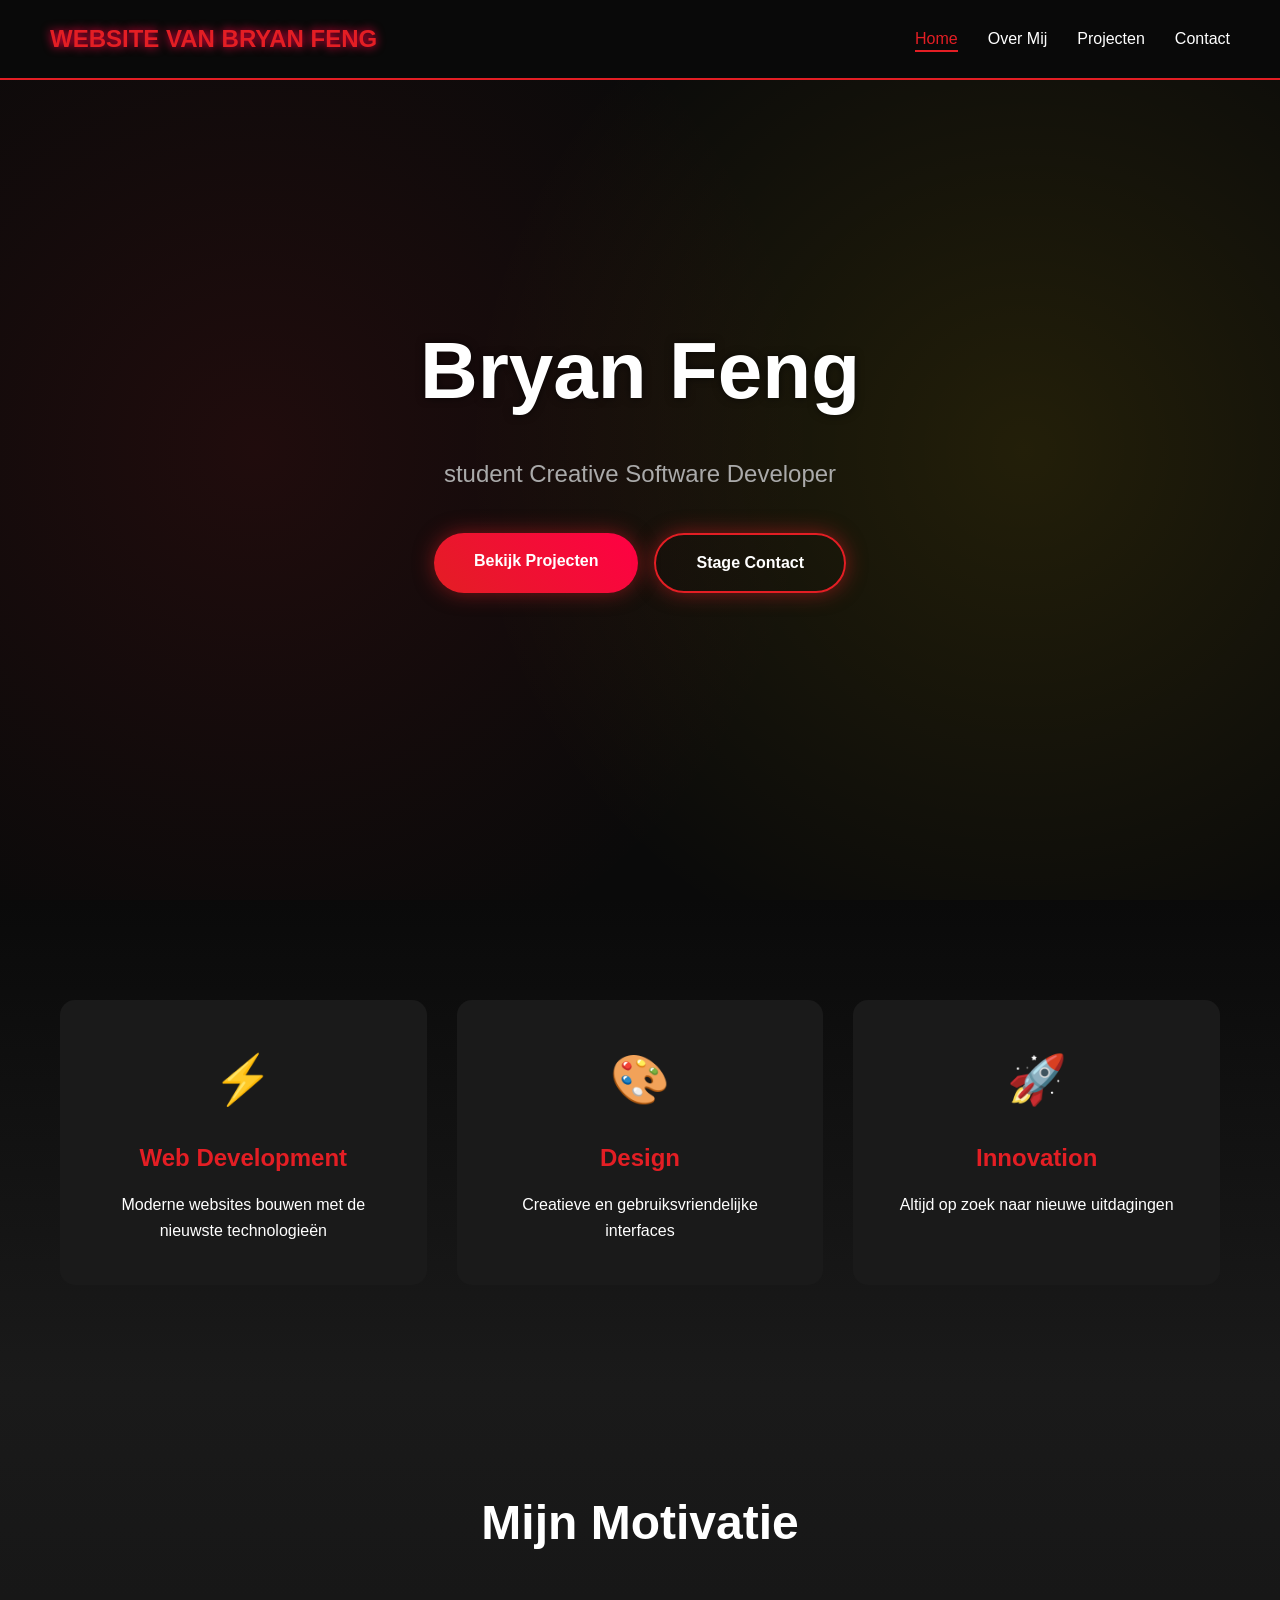
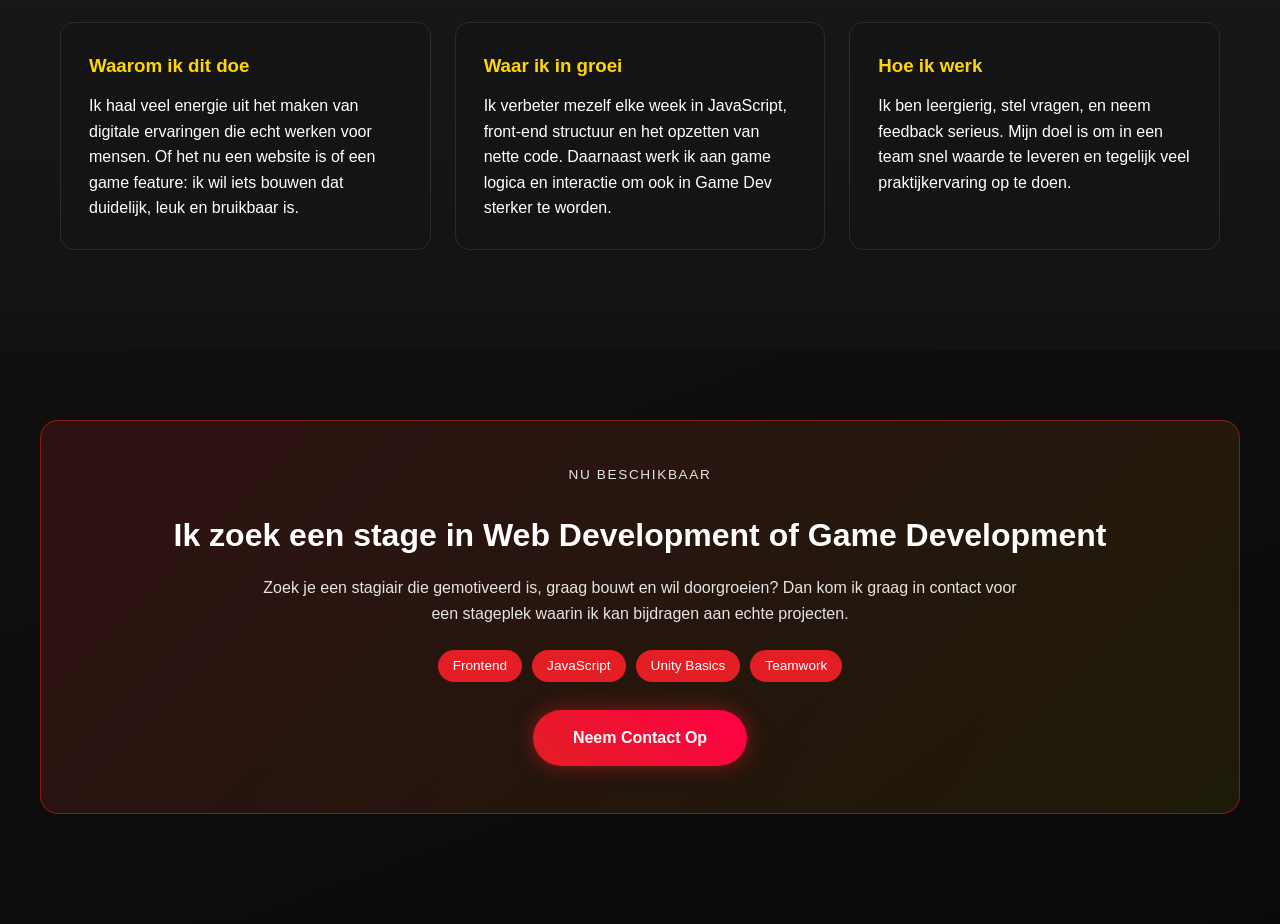
<file: index.html>
<!DOCTYPE html>
<html lang="nl">
<head>
    <meta charset="UTF-8">
    <meta name="viewport" content="width=device-width, initial-scale=1.0">
    <title>Portfolio Website van Bryan Feng</title>
    <link rel="icon" type="image/svg+xml" href="favicon.svg">
    <link rel="stylesheet" href="css/style.css">
</head>
<body>
    <div class="loading-screen" id="loadingScreen" aria-live="polite">
        <div class="loader">
            <div class="loader-ring" aria-hidden="true"></div>
            <p class="loading-text">Laden...</p>
        </div>
    </div>

    <!-- Navigation -->
    <nav class="navbar">
        <div class="nav-logo">WEBSITE VAN BRYAN FENG</div>
        <ul class="nav-menu">
            <li><a href="index.html" class="nav-link active">Home</a></li>
            <li><a href="pages/about.html" class="nav-link">Over Mij</a></li>
            <li><a href="pages/projects.html" class="nav-link">Projecten</a></li>
            <li><a href="pages/contact.html" class="nav-link">Contact</a></li>
        </ul>
    </nav>

    <!-- Hero Section -->
    <section class="hero">
        <div class="hero-content">
            <h1 class="hero-title">Bryan Feng</h1>
            <p class="hero-subtitle">student Creative Software Developer</p>
            <div class="hero-actions">
                <a href="pages/projects.html" class="btn-primary">Bekijk Projecten</a>
                <a href="pages/contact.html" class="btn-primary btn-outline">Stage Contact</a>
            </div>
        </div>
        <div class="hero-background"></div>
    </section>

    <!-- Features Section -->
    <section class="features">
        <div class="container">
            <div class="feature-card">
                <div class="card-icon">⚡</div>
                <h3>Web Development</h3>
                <p>Moderne websites bouwen met de nieuwste technologieën</p>
            </div>
            <div class="feature-card">
                <div class="card-icon">🎨</div>
                <h3>Design</h3>
                <p>Creatieve en gebruiksvriendelijke interfaces</p>
            </div>
            <div class="feature-card">
                <div class="card-icon">🚀</div>
                <h3>Innovation</h3>
                <p>Altijd op zoek naar nieuwe uitdagingen</p>
            </div>
        </div>
    </section>

    <section class="motivation-section">
        <div class="container">
            <h2 class="section-title">Mijn Motivatie</h2>
            <div class="motivation-grid">
                <article class="motivation-card">
                    <h3>Waarom ik dit doe</h3>
                    <p>
                        Ik haal veel energie uit het maken van digitale ervaringen die echt werken voor mensen.
                        Of het nu een website is of een game feature: ik wil iets bouwen dat duidelijk, leuk en bruikbaar is.
                    </p>
                </article>
                <article class="motivation-card">
                    <h3>Waar ik in groei</h3>
                    <p>
                        Ik verbeter mezelf elke week in JavaScript, front-end structuur en het opzetten van nette code.
                        Daarnaast werk ik aan game logica en interactie om ook in Game Dev sterker te worden.
                    </p>
                </article>
                <article class="motivation-card">
                    <h3>Hoe ik werk</h3>
                    <p>
                        Ik ben leergierig, stel vragen, en neem feedback serieus.
                        Mijn doel is om in een team snel waarde te leveren en tegelijk veel praktijkervaring op te doen.
                    </p>
                </article>
            </div>
        </div>
    </section>

    <section class="internship-section">
        <div class="container internship-box">
            <p class="internship-label">NU BESCHIKBAAR</p>
            <h2>Ik zoek een stage in Web Development of Game Development</h2>
            <p>
                Zoek je een stagiair die gemotiveerd is, graag bouwt en wil doorgroeien?
                Dan kom ik graag in contact voor een stageplek waarin ik kan bijdragen aan echte projecten.
            </p>
            <div class="internship-tags">
                <span class="tag">Frontend</span>
                <span class="tag">JavaScript</span>
                <span class="tag">Unity Basics</span>
                <span class="tag">Teamwork</span>
            </div>
            <a href="pages/contact.html" class="btn-primary">Neem Contact Op</a>
        </div>
    </section>

    <script src="js/main.js"></script>
</body>
</html>
</file>
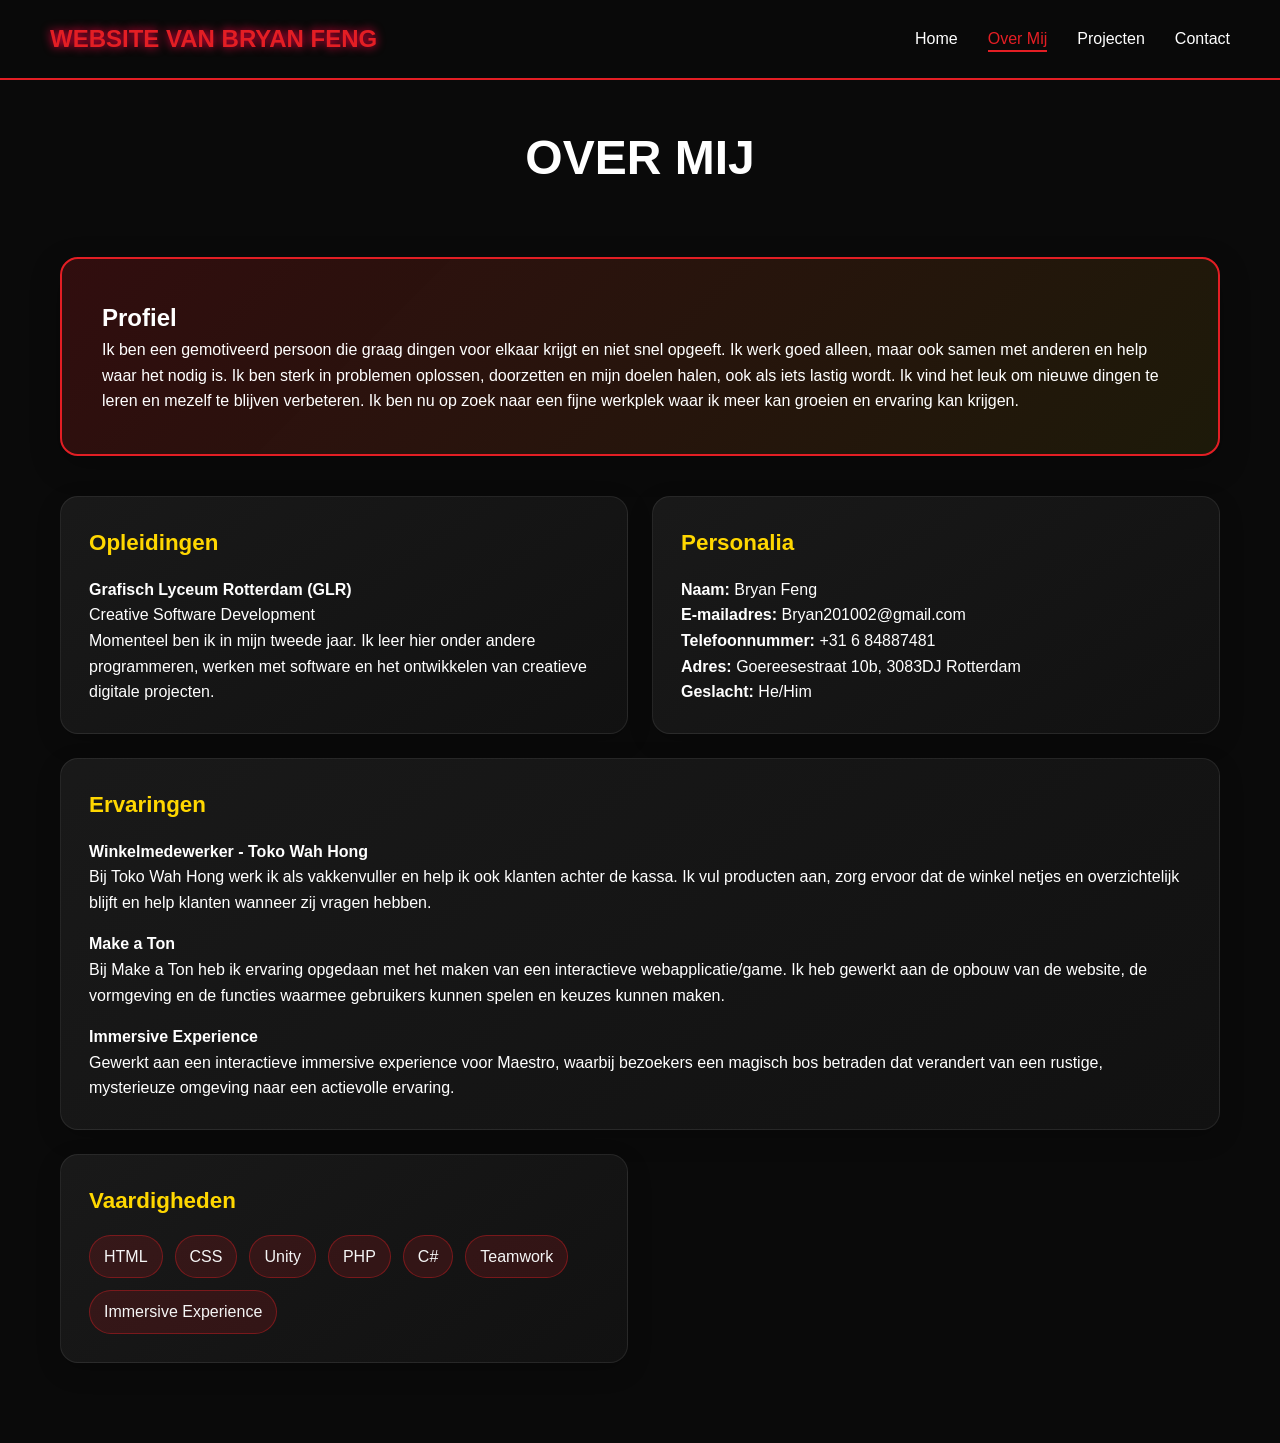
<file: pages/about.html>
<!DOCTYPE html>
<html lang="nl">
<head>
    <meta charset="UTF-8">
    <meta name="viewport" content="width=device-width, initial-scale=1.0">
    <title>Over Mij</title>
    <link rel="icon" type="image/svg+xml" href="../favicon.svg">
    <link rel="stylesheet" href="../css/style.css">
</head>
<body>
    <div class="loading-screen" id="loadingScreen" aria-live="polite">
        <div class="loader">
            <div class="loader-ring" aria-hidden="true"></div>
            <p class="loading-text">Laden...</p>
        </div>
    </div>

    <!-- Navigation -->
    <nav class="navbar">
        <div class="nav-logo">WEBSITE VAN BRYAN FENG</div>
        <ul class="nav-menu">
            <li><a href="../index.html" class="nav-link">Home</a></li>
            <li><a href="about.html" class="nav-link active">Over Mij</a></li>
            <li><a href="projects.html" class="nav-link">Projecten</a></li>
            <li><a href="contact.html" class="nav-link">Contact</a></li>
        </ul>
    </nav>

    <!-- About Section -->
    <section class="about-section">
        <div class="container">
            <h1 class="section-title">OVER MIJ</h1>
            
            <div class="about-content">
                <div class="about-card intro-card">
                    <h1 id="over-mij">Profiel</h1>
                    <p>Ik ben een gemotiveerd persoon die graag dingen voor elkaar krijgt en niet snel opgeeft. Ik werk goed alleen, maar ook samen met anderen en help waar het nodig is. Ik ben sterk in problemen oplossen, doorzetten en mijn doelen halen, ook als iets lastig wordt. Ik vind het leuk om nieuwe dingen te leren en mezelf te blijven verbeteren. Ik ben nu op zoek naar een fijne werkplek waar ik meer kan groeien en ervaring kan krijgen.</p>
                </div>

                <div class="info-grid">
                    <article class="info-card">
                        <h2>Opleidingen</h2>
                        <p><strong>Grafisch Lyceum Rotterdam (GLR)</strong><br>Creative Software Development<br>Momenteel ben ik in mijn tweede jaar. Ik leer hier onder andere programmeren, werken met software en het ontwikkelen van creatieve digitale projecten.</p>
                    </article>

                    <article class="info-card">
                        <h2>Personalia</h2>
                        <p><strong>Naam:</strong> Bryan Feng<br>
                        <strong>E-mailadres:</strong> Bryan201002@gmail.com<br>
                        <strong>Telefoonnummer:</strong> +31 6 84887481<br>
                        <strong>Adres:</strong> Goereesestraat 10b, 3083DJ Rotterdam<br>
                        <strong>Geslacht:</strong> He/Him</p>
                    </article>

                    <article class="info-card wide-card">
                        <h2>Ervaringen</h2>
                        <div class="experience-list">
                            <p><strong>Winkelmedewerker - Toko Wah Hong</strong><br>Bij Toko Wah Hong werk ik als vakkenvuller en help ik ook klanten achter de kassa. Ik vul producten aan, zorg ervoor dat de winkel netjes en overzichtelijk blijft en help klanten wanneer zij vragen hebben.</p>

                            <p><strong>Make a Ton</strong><br>Bij Make a Ton heb ik ervaring opgedaan met het maken van een interactieve webapplicatie/game. Ik heb gewerkt aan de opbouw van de website, de vormgeving en de functies waarmee gebruikers kunnen spelen en keuzes kunnen maken.</p>

                            <p><strong>Immersive Experience</strong><br>Gewerkt aan een interactieve immersive experience voor Maestro, waarbij bezoekers een magisch bos betraden dat verandert van een rustige, mysterieuze omgeving naar een actievolle ervaring.</p>
                        </div>
                    </article>

                    <article class="info-card">
                        <h2>Vaardigheden</h2>
                        <ul class="skills-list">
                            <li>HTML</li>
                            <li>CSS</li>
                            <li>Unity</li>
                            <li>PHP</li>
                            <li>C#</li>
                            <li>Teamwork</li>
                            <li>Immersive Experience</li>
                        </ul>
                    </article>
                </div>
            </div>
            </div>
        </div>
    </section>

    <script src="../js/main.js"></script>
</body>
</html>
</file>
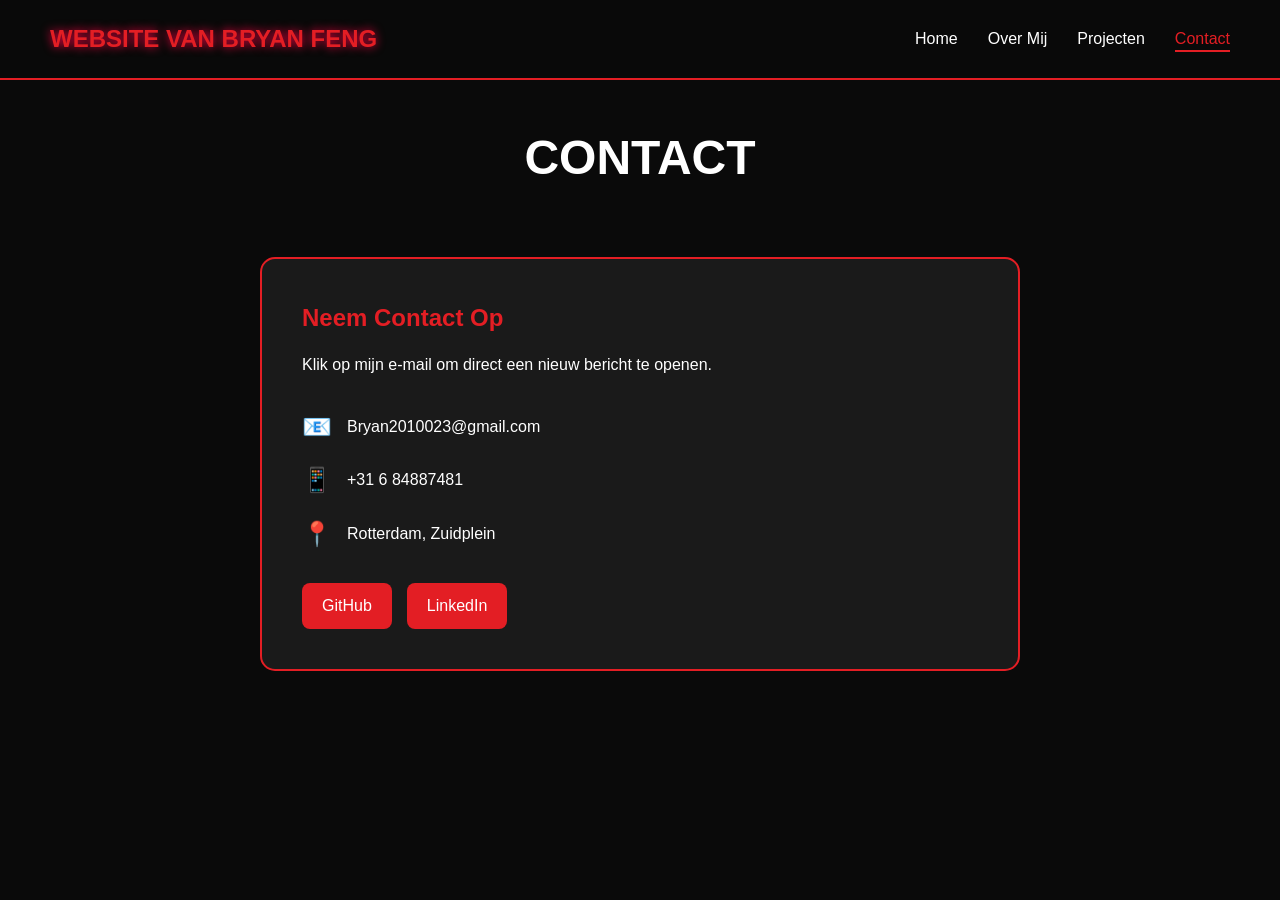
<file: pages/contact.html>
<!DOCTYPE html>
<html lang="nl">
<head>
    <meta charset="UTF-8">
    <meta name="viewport" content="width=device-width, initial-scale=1.0">
    <title>Contact</title>
    <link rel="icon" type="image/svg+xml" href="../favicon.svg">
    <link rel="stylesheet" href="../css/style.css">
</head>
<body>
    <div class="loading-screen" id="loadingScreen" aria-live="polite">
        <div class="loader">
            <div class="loader-ring" aria-hidden="true"></div>
            <p class="loading-text">Laden...</p>
        </div>
    </div>

    <!-- Navigation -->
    <nav class="navbar">
        <div class="nav-logo">WEBSITE VAN BRYAN FENG</div>
        <ul class="nav-menu">
            <li><a href="../index.html" class="nav-link">Home</a></li>
            <li><a href="about.html" class="nav-link">Over Mij</a></li>
            <li><a href="projects.html" class="nav-link">Projecten</a></li>
            <li><a href="contact.html" class="nav-link active">Contact</a></li>
        </ul>
    </nav>

    <!-- Contact Section -->
    <section class="contact-section">
        <div class="container">
            <h1 class="section-title">CONTACT</h1>
            
            <div class="contact-content">
                <div class="contact-info">
                    <h2>Neem Contact Op</h2>
                    <p>Klik op mijn e-mail om direct een nieuw bericht te openen.</p>
                    
                    <div class="contact-items">
                        <div class="contact-item">
                            <span class="contact-icon">📧</span>
                            <a class="contact-link" href="mailto:Bryan2010023@gmail.com?subject=Stage%20Web%20Dev%20of%20Game%20Dev">Bryan2010023@gmail.com</a>
                        </div>
                        <div class="contact-item">
                            <span class="contact-icon">📱</span>
                            <a class="contact-link" href="tel:+31684887481">+31 6 84887481</a>
                        </div>
                        <div class="contact-item">
                            <span class="contact-icon">📍</span>
                            <span>Rotterdam, Zuidplein</span>
                        </div>
                    </div>

                    <div class="social-links">
                        <a href="https://github.com/101727" class="social-link">GitHub</a>
                        <a href="https://www.linkedin.com/in/bryan-feng-601275388/" class="social-link">LinkedIn</a>
                    </div>
                </div>
            </div>
        </div>
    </section>

    <script src="../js/main.js"></script>
</body>
</html>
</file>
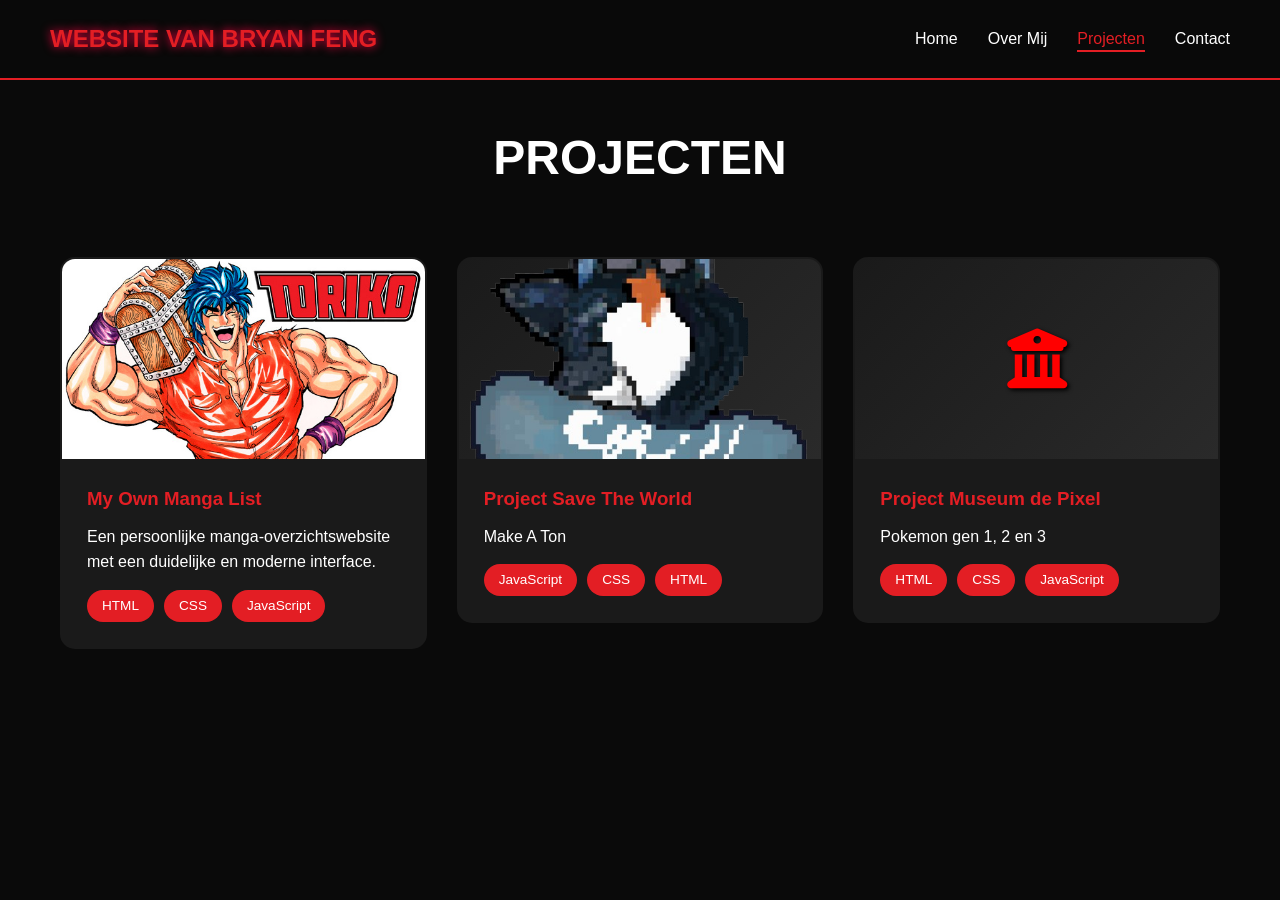
<file: pages/projects.html>
<!DOCTYPE html>
<html lang="nl">
<head>
    <meta charset="UTF-8">
    <meta name="viewport" content="width=device-width, initial-scale=1.0">
    <title>Projecten</title>
    <link rel="icon" type="image/svg+xml" href="../favicon.svg">
    <link rel="stylesheet" href="../css/style.css">
    <link rel="stylesheet" href="https://cdnjs.cloudflare.com/ajax/libs/font-awesome/6.6.0/css/all.min.css" integrity="sha512-Kc323vGBEqzTmouAECnVceyQqyqdsSiqLQISBL29aUW4U/M7pSPA/gEUZQqv1cwx4OnYxTxve5UMg5GT6L4JJg==" crossorigin="anonymous" referrerpolicy="no-referrer">
</head>
<body>
    <div class="loading-screen" id="loadingScreen" aria-live="polite">
        <div class="loader">
            <div class="loader-ring" aria-hidden="true"></div>
            <p class="loading-text">Laden...</p>
        </div>
    </div>

    <!-- Navigation -->
    <nav class="navbar">
        <div class="nav-logo">WEBSITE VAN BRYAN FENG</div>
        <ul class="nav-menu">
            <li><a href="../index.html" class="nav-link">Home</a></li>
            <li><a href="about.html" class="nav-link">Over Mij</a></li>
            <li><a href="projects.html" class="nav-link active">Projecten</a></li>
            <li><a href="contact.html" class="nav-link">Contact</a></li>
        </ul>
    </nav>

    <!-- Projects Section -->
    <section class="projects-section">
        <div class="container">
            <h1 class="section-title">PROJECTEN</h1>
            
            <div class="projects-grid">
                <a href="https://github.com/101727/my-own-mangalist" class="project-link" aria-label="Ga naar project My Own Manga List">
                    <div class="project-card">
                        <div class="project-image">
                            <img src="../Photos/torikoend.jpg" alt="Toriko manga illustratie voor My Own Manga List" class="project-img">
                        </div>
                        <div class="project-content">
                            <h3>My Own Manga List</h3>
                            <p>Een persoonlijke manga-overzichtswebsite met een duidelijke en moderne interface.</p>
                            <div class="project-tags">
                                <span class="tag">HTML</span>
                                <span class="tag">CSS</span>
                                <span class="tag">JavaScript</span>
                            </div>
                        </div>
                    </div>
                </a>

                <a href="https://github.com/101727/Make-A-Ton" class="project-link" aria-label="Ga naar website van Project Save The World">
                    <div class="project-card">
                        <div class="project-image">
                            <img src="../Photos/chill-penguin-hard (1).png" alt="Chill penguin voor Project Save The World" class="project-img">
                        </div>
                        <div class="project-content">
                            <h3>Project Save The World</h3>
                            <p>Make A Ton</p>
                            <div class="project-tags">
                                <span class="tag">JavaScript</span>
                                <span class="tag">CSS</span>
                                <span class="tag">HTML</span>
                            </div>
                        </div>
                    </div>
                </a>

                <a href="https://github.com/101727/drie-slapers" class="project-link" aria-label="Ga naar website van Project Museum de Pixel">
                    <div class="project-card">
                        <div class="project-image">
                            <div class="placeholder-img"><i class="fa-solid fa-building-columns" style="font-size:60px;color:rgb(255, 0, 0);text-shadow:2px 2px 4px #000000;"></i></div>
                        </div>
                        <div class="project-content">
                            <h3>Project Museum de Pixel</h3>
                            <p>Pokemon gen 1, 2 en 3</p>
                            <div class="project-tags">
                                <span class="tag">HTML</span>
                                <span class="tag">CSS</span>
                                <span class="tag">JavaScript</span>
                            </div>
                        </div>
                    </div>
                </a>

                
            </div>
        </div>
    </section>

    <script src="../js/main.js"></script>
</body>
</html>
</file>
<file: css/style.css>
/* ===== PORTFOLIO CSS ===== */

/* Reset & Base Styles */
* {
    margin: 0;
    padding: 0;
    box-sizing: border-box;
}

:root {
    /* Hoofdkleur voor knoppen, accenten en randen */
    --primary-color: #e31e24;
    /* Secundaire highlightkleur voor contrast */
    --secondary-color: #ffd700;
    /* Algemene achtergrondkleur van de site */
    --dark-bg: #0a0a0a;
    /* Achtergrondkleur voor kaarten en panelen */
    --card-bg: #1a1a1a;
    /* Standaard tekstkleur */
    --text-color: #ffffff;
    /* Extra gloedkleur voor effecten */
    --accent-glow: #ff0044;
}

/* Basisstijl voor de hele pagina */
body {
    font-family: 'Arial', sans-serif;
    background: var(--dark-bg);
    color: var(--text-color);
    overflow-x: hidden;
    line-height: 1.6;
}

/* Centrale wrapper met vaste max-breedte */
.container {
    max-width: 1200px;
    margin: 0 auto;
    padding: 0 20px;
}

/* ===== LOADING SCREEN ===== */
.loading-screen {
    position: fixed;
    inset: 0;
    background: linear-gradient(135deg, #0a0a0a 0%, #181818 100%);
    display: flex;
    align-items: center;
    justify-content: center;
    z-index: 2000;
    opacity: 1;
    visibility: visible;
    transition: opacity 0.35s ease, visibility 0.35s ease;
}

.loading-screen.hidden {
    /* State na laden: transparant en onzichtbaar */
    opacity: 0;
    visibility: hidden;
}

/* Container van spinner + tekst */
.loader {
    text-align: center;
}

/* Visuele spinner-ring */
.loader-ring {
    width: 84px;
    height: 84px;
    margin: 0 auto 14px;
    border-radius: 50%;
    border: 4px solid rgba(255, 255, 255, 0.15);
    border-top-color: var(--primary-color);
    border-right-color: var(--secondary-color);
    animation: spin 0.9s linear infinite;
}

/* Tekst onder de spinner */
.loading-text {
    font-size: 1rem;
    letter-spacing: 0.08em;
    color: #d9d9d9;
}

/* ===== NAVIGATION ===== */
.navbar {
    position: fixed;
    top: 0;
    left: 0;
    width: 100%;
    background: rgba(10, 10, 10, 0.95);
    backdrop-filter: blur(10px);
    padding: 20px 50px;
    display: flex;
    justify-content: space-between;
    align-items: center;
    z-index: 1000;
    border-bottom: 2px solid var(--primary-color);
    animation: slideDown 0.5s ease;
}

.nav-logo {
    /* Site/brand titel links in de navbar */
    font-size: 1.5rem;
    font-weight: bold;
    color: var(--primary-color);
    text-shadow: 0 0 10px var(--accent-glow);
}

/* Navigatie links naast elkaar */
.nav-menu {
    display: flex;
    list-style: none;
    gap: 30px;
}

/* Stijl van individuele navigatielinks */
.nav-link {
    color: var(--text-color);
    text-decoration: none;
    font-weight: 500;
    position: relative;
    transition: color 0.3s;
}

/* Onderstreep-animatie onder nav links */
.nav-link::before {
    content: '';
    position: absolute;
    bottom: -5px;
    left: 0;
    width: 0;
    height: 2px;
    background: var(--primary-color);
    transition: width 0.3s ease;
}

.nav-link:hover::before,
.nav-link.active::before {
    width: 100%;
}

.nav-link:hover,
.nav-link.active {
    color: var(--primary-color);
}

/* ===== HERO SECTION ===== */
.hero {
    /* Volledige viewport-hoogte voor introductie */
    height: 100vh;
    display: flex;
    align-items: center;
    justify-content: center;
    position: relative;
    overflow: hidden;
}

/* Geanimeerde achtergrondlaag achter de hero content */
.hero-background {
    position: absolute;
    top: 0;
    left: 0;
    width: 100%;
    height: 100%;
    z-index: 0;
    background: 
        radial-gradient(circle at 20% 50%, rgba(227, 30, 36, 0.1) 0%, transparent 50%),
        radial-gradient(circle at 80% 50%, rgba(255, 215, 0, 0.1) 0%, transparent 50%);
    animation: energyMove 10s ease-in-out infinite;
}

/* Tekstblok in het midden van de hero */
.hero-content {
    text-align: center;
    z-index: 1;
    animation: heroAppear 1s ease;
}

/* Naam/titel op de homepage */
.hero-title {
    font-size: 5rem;
    font-weight: bold;
    color: var(--text-color);
    animation: titleFloat 3s ease-in-out infinite;
    text-shadow: 0 0 8px rgba(0,0,0,0.6);
}

/* Korte introductiezin onder de titel */
.hero-subtitle {
    font-size: 1.5rem;
    margin: 20px 0 40px;
    color: #aaa;
}

/* Rij met hero-knoppen */
.hero-actions {
    display: flex;
    justify-content: center;
    gap: 16px;
    flex-wrap: wrap;
}

/* Primaire call-to-action knopstijl */
.btn-primary {
    display: inline-block;
    padding: 15px 40px;
    background: linear-gradient(45deg, var(--primary-color), var(--accent-glow));
    color: var(--text-color);
    text-decoration: none;
    font-weight: bold;
    border-radius: 50px;
    position: relative;
    overflow: hidden;
    transition: transform 0.3s;
    box-shadow: 0 0 20px rgba(227, 30, 36, 0.5);
}

/* Lichtreflectie-effect op knop hover */
.btn-primary::before {
    content: '';
    position: absolute;
    top: 50%;
    left: 50%;
    width: 0;
    height: 0;
    border-radius: 50%;
    background: rgba(255, 255, 255, 0.3);
    transform: translate(-50%, -50%);
    transition: width 0.6s, height 0.6s;
}

.btn-primary:hover::before {
    width: 300px;
    height: 300px;
}

.btn-primary:hover {
    transform: scale(1.05);
    box-shadow: 0 0 40px rgba(227, 30, 36, 0.8);
}

.btn-outline {
    /* Tweede knopvariant met transparante achtergrond */
    background: transparent;
    border: 2px solid var(--primary-color);
}

.btn-outline:hover {
    background: rgba(227, 30, 36, 0.2);
}

/* ===== FEATURES SECTION ===== */
.features {
    padding: 100px 0;
    background: linear-gradient(180deg, var(--dark-bg) 0%, var(--card-bg) 100%);
}

.features .container {
    /* Cards in responsieve gridkolommen */
    display: grid;
    grid-template-columns: repeat(auto-fit, minmax(300px, 1fr));
    gap: 30px;
}

/* Feature kaart basisstijl */
.feature-card {
    background: var(--card-bg);
    padding: 40px;
    border-radius: 15px;
    text-align: center;
    border: 2px solid transparent;
    transition: all 0.3s ease;
    animation: cardFloat 3s ease-in-out infinite;
}

.feature-card:nth-child(2) {
    animation-delay: 1s;
}

.feature-card:nth-child(3) {
    animation-delay: 2s;
}

.feature-card:hover {
    border-color: var(--primary-color);
    box-shadow: 0 10px 40px rgba(227, 30, 36, 0.3);
    transform: translateY(-15px) !important;
}

.card-icon {
    /* Groot icoon boven de feature-titel */
    font-size: 3rem;
    margin-bottom: 20px;
}

.feature-card h3 {
    font-size: 1.5rem;
    margin-bottom: 15px;
    color: var(--primary-color);
}

/* ===== HOME EXTRA CONTENT ===== */
.motivation-section {
    padding: 100px 0;
    background: linear-gradient(180deg, var(--card-bg) 0%, #121212 100%);
}

.motivation-grid {
    /* Motivatieblokken in responsive grid */
    display: grid;
    grid-template-columns: repeat(auto-fit, minmax(260px, 1fr));
    gap: 24px;
}

/* Card voor motivatie content */
.motivation-card {
    background: #141414;
    border: 1px solid #2b2b2b;
    border-radius: 14px;
    padding: 28px;
    transition: transform 0.25s ease, border-color 0.25s ease;
}

.motivation-card:hover {
    transform: translateY(-8px);
    border-color: var(--primary-color);
}

.motivation-card h3 {
    color: var(--secondary-color);
    margin-bottom: 12px;
}

.internship-section {
    padding: 70px 0 110px;
    background: linear-gradient(160deg, #101010 0%, #0a0a0a 100%);
}

.internship-box {
    /* Uitgelicht blok voor stage-oproep */
    background: linear-gradient(135deg, rgba(227, 30, 36, 0.15) 0%, rgba(255, 215, 0, 0.08) 100%);
    border: 1px solid rgba(227, 30, 36, 0.5);
    border-radius: 18px;
    padding: 40px;
    text-align: center;
}

.internship-label {
    display: inline-block;
    font-size: 0.85rem;
    letter-spacing: 0.12em;
    color: var(--secondary-color);
    margin-bottom: 10px;
}

.internship-box h2 {
    font-size: 2rem;
    margin-bottom: 14px;
}

.internship-box p {
    max-width: 760px;
    margin: 0 auto 24px;
    color: #e4e4e4;
}

.internship-tags {
    /* Lijst met vaardigheids-tags */
    display: flex;
    justify-content: center;
    flex-wrap: wrap;
    gap: 10px;
    margin-bottom: 28px;
}

/* ===== ABOUT PAGE ===== */
.about-section,
.projects-section,
.contact-section {
    padding: 120px 20px 80px;
    min-height: 100vh;
}

.section-title {
    text-align: center;
    margin-bottom: 60px;
    font-size: 3rem;
}

.about-content {
    /* Verticale layout voor over-mij onderdelen */
    display: grid;
    gap: 40px;
}

/* Informatieve kaart op de over-mij pagina */
.about-card {
    background: var(--card-bg);
    padding: 40px;
    border-radius: 18px;
    border: 2px solid var(--primary-color);
    animation: slideInLeft 0.8s ease;
    box-shadow: 0 10px 30px rgba(0, 0, 0, 0.25);
}

.intro-card {
    background: linear-gradient(135deg, rgba(227, 30, 36, 0.18) 0%, rgba(255, 215, 0, 0.08) 100%);
}

.about-card h2 {
    color: var(--primary-color);
    margin-bottom: 20px;
}

.info-grid {
    display: grid;
    grid-template-columns: repeat(2, minmax(0, 1fr));
    gap: 24px;
}

.info-card {
    background: linear-gradient(145deg, rgba(26, 26, 26, 0.97) 0%, rgba(18, 18, 18, 0.95) 100%);
    padding: 28px;
    border-radius: 18px;
    border: 1px solid rgba(255, 255, 255, 0.08);
    box-shadow: 0 8px 24px rgba(0, 0, 0, 0.2);
    animation: slideInRight 0.8s ease;
}

.info-card h2 {
    color: var(--secondary-color);
    margin-bottom: 16px;
    font-size: 1.4rem;
}

.wide-card {
    grid-column: span 2;
}

.experience-list p + p {
    margin-top: 16px;
}

.skills-list {
    list-style: none;
    display: flex;
    flex-wrap: wrap;
    gap: 12px;
    padding: 0;
}

.skills-list li {
    background: rgba(227, 30, 36, 0.15);
    border: 1px solid rgba(227, 30, 36, 0.4);
    border-radius: 999px;
    padding: 8px 14px;
    color: #f5f5f5;
}

@media (max-width: 768px) {
    .info-grid {
        grid-template-columns: 1fr;
    }

    .wide-card {
        grid-column: span 1;
    }
}

.skill-bars {
    margin-top: 30px;
}

.skill {
    margin-bottom: 25px;
}

.skill-name {
    margin-bottom: 10px;
    font-weight: bold;
}

.skill-bar {
    /* Achtergrondrail van een skill meter */
    width: 100%;
    height: 10px;
    background: #333;
    border-radius: 10px;
    overflow: hidden;
}

/* Gevulde voortgang van een skill meter */
.skill-progress {
    height: 100%;
    background: linear-gradient(90deg, var(--primary-color), var(--secondary-color));
    border-radius: 10px;
    animation: fillBar 1.5s ease forwards;
    box-shadow: 0 0 10px var(--primary-color);
}

/* ===== PROJECTS PAGE ===== */
.projects-grid {
    /* Projecten in kaartgrid */
    display: grid;
    grid-template-columns: repeat(auto-fit, minmax(300px, 1fr));
    gap: 30px;
}

.project-link {
    text-decoration: none;
    color: inherit;
    display: block;
}

/* Individuele projectkaart */
.project-card {
    background: var(--card-bg);
    border-radius: 15px;
    overflow: hidden;
    border: 2px solid transparent;
    transition: all 0.3s ease;
    animation: projectFadeIn 0.6s ease forwards;
    opacity: 0;
}

.project-card:nth-child(1) { animation-delay: 0.1s; }
.project-card:nth-child(2) { animation-delay: 0.2s; }
.project-card:nth-child(3) { animation-delay: 0.3s; }
.project-card:nth-child(4) { animation-delay: 0.4s; }

.project-card {
    transform: translateY(20px);
}

.project-card:hover {
    border-color: var(--primary-color);
    box-shadow: 0 10px 40px rgba(227, 30, 36, 0.4);
    transform: translateY(-10px) !important;
}

.project-image {
    /* Vaste afbeeldingszone bovenin projectkaart */
    height: 200px;
    background: linear-gradient(135deg, #1a1a1a, #2a2a2a);
    display: flex;
    align-items: center;
    justify-content: center;
}

.project-img {
    width: 100%;
    height: 100%;
    object-fit: cover;
    display: block;
}

.placeholder-img {
    font-size: 4rem;
}

.project-content {
    padding: 25px;
}

.project-content h3 {
    color: var(--primary-color);
    margin-bottom: 10px;
}

.project-tags {
    /* Labels onder elk project */
    margin-top: 15px;
    display: flex;
    gap: 10px;
    flex-wrap: wrap;
}

.tag {
    background: var(--primary-color);
    padding: 5px 15px;
    border-radius: 20px;
    font-size: 0.85rem;
}

/* ===== CONTACT PAGE ===== */
.contact-content {
    /* Contactlayout gecentreerd op 1 kolom */
    display: grid;
    grid-template-columns: 1fr;
    gap: 40px;
    justify-items: center;
}

/* Hoofdkaart met contactgegevens */
.contact-info {
    background: var(--card-bg);
    padding: 40px;
    border-radius: 15px;
    border: 2px solid var(--primary-color);
    width: min(100%, 760px);
}

.contact-info h2 {
    color: var(--primary-color);
    margin-bottom: 15px;
}

.contact-items {
    margin: 30px 0;
}

.contact-item {
    /* Rij met icoon + waarde (mail, tel, locatie) */
    display: flex;
    align-items: center;
    gap: 15px;
    margin-bottom: 15px;
}

/* Klikbare contactwaarden (mailto/tel) */
.contact-link {
    color: var(--text-color);
    text-decoration: none;
    border-bottom: 1px solid transparent;
    transition: color 0.25s ease, border-color 0.25s ease;
}

.contact-link:hover {
    color: var(--secondary-color);
    border-color: var(--secondary-color);
}

.contact-icon {
    font-size: 1.5rem;
}

.social-links {
    /* Rij met social knoppen */
    display: flex;
    gap: 15px;
    margin-top: 30px;
}

.social-link {
    padding: 10px 20px;
    background: var(--primary-color);
    color: var(--text-color);
    text-decoration: none;
    border-radius: 8px;
    transition: transform 0.3s;
}

.social-link:hover {
    transform: translateY(-5px);
    box-shadow: 0 5px 20px rgba(227, 30, 36, 0.5);
}

/* ===== ANIMATIONS (KEYFRAMES) ===== */
/* Loader ring rotatie tijdens laden */
@keyframes spin {
    from { transform: rotate(0deg); }
    to { transform: rotate(360deg); }
}

/* Navbar komt van boven in beeld */
@keyframes slideDown {
    from {
        transform: translateY(-100%);
        opacity: 0;
    }
    to {
        transform: translateY(0);
        opacity: 1;
    }
}

/* Beweging van de hero achtergrondgradient */
@keyframes energyMove {
    0%, 100% { transform: translate(-10%, -10%) rotate(0deg); }
    50% { transform: translate(10%, 10%) rotate(180deg); }
}

/* Hero content fade-in vanaf onder */
@keyframes heroAppear {
    from {
        opacity: 0;
        transform: translateY(50px);
    }
    to {
        opacity: 1;
        transform: translateY(0);
    }
}

/* Subtiele op-en-neer animatie van de hero titel */
@keyframes titleFloat {
    0%, 100% { transform: translateY(0); }
    50% { transform: translateY(-6px); }
}

/* Zweefeffect op feature cards */
@keyframes cardFloat {
    0%, 100% { transform: translateY(0); }
    50% { transform: translateY(-10px); }
}

/* About kaart schuift van links naar binnen */
@keyframes slideInLeft {
    from {
        opacity: 0;
        transform: translateX(-50px);
    }
    to {
        opacity: 1;
        transform: translateX(0);
    }
}

/* Skills kaart schuift van rechts naar binnen */
@keyframes slideInRight {
    from {
        opacity: 0;
        transform: translateX(50px);
    }
    to {
        opacity: 1;
        transform: translateX(0);
    }
}

/* Skill bars vullen van 0 naar ingestelde breedte */
@keyframes fillBar {
    from { width: 0; }
}

/* Project cards faden en schuiven in beeld */
@keyframes projectFadeIn {
    to {
        opacity: 1;
        transform: translateY(0);
    }
}

/* ===== RESPONSIVE (MEDIA QUERY) ===== */
/* Mobiele layout en typografie voor schermen t/m 768px */
@media (max-width: 768px) {
    .hero-title {
        font-size: 3rem;
    }

    .hero-subtitle {
        font-size: 1.1rem;
    }
    
    .navbar {
        padding: 20px;
    }
    
    .nav-menu {
        gap: 15px;
        font-size: 0.9rem;
    }
    
    .contact-content {
        grid-template-columns: 1fr;
    }

    .internship-box {
        padding: 28px 20px;
    }

    .internship-box h2 {
        font-size: 1.5rem;
    }
    
}
</file>
